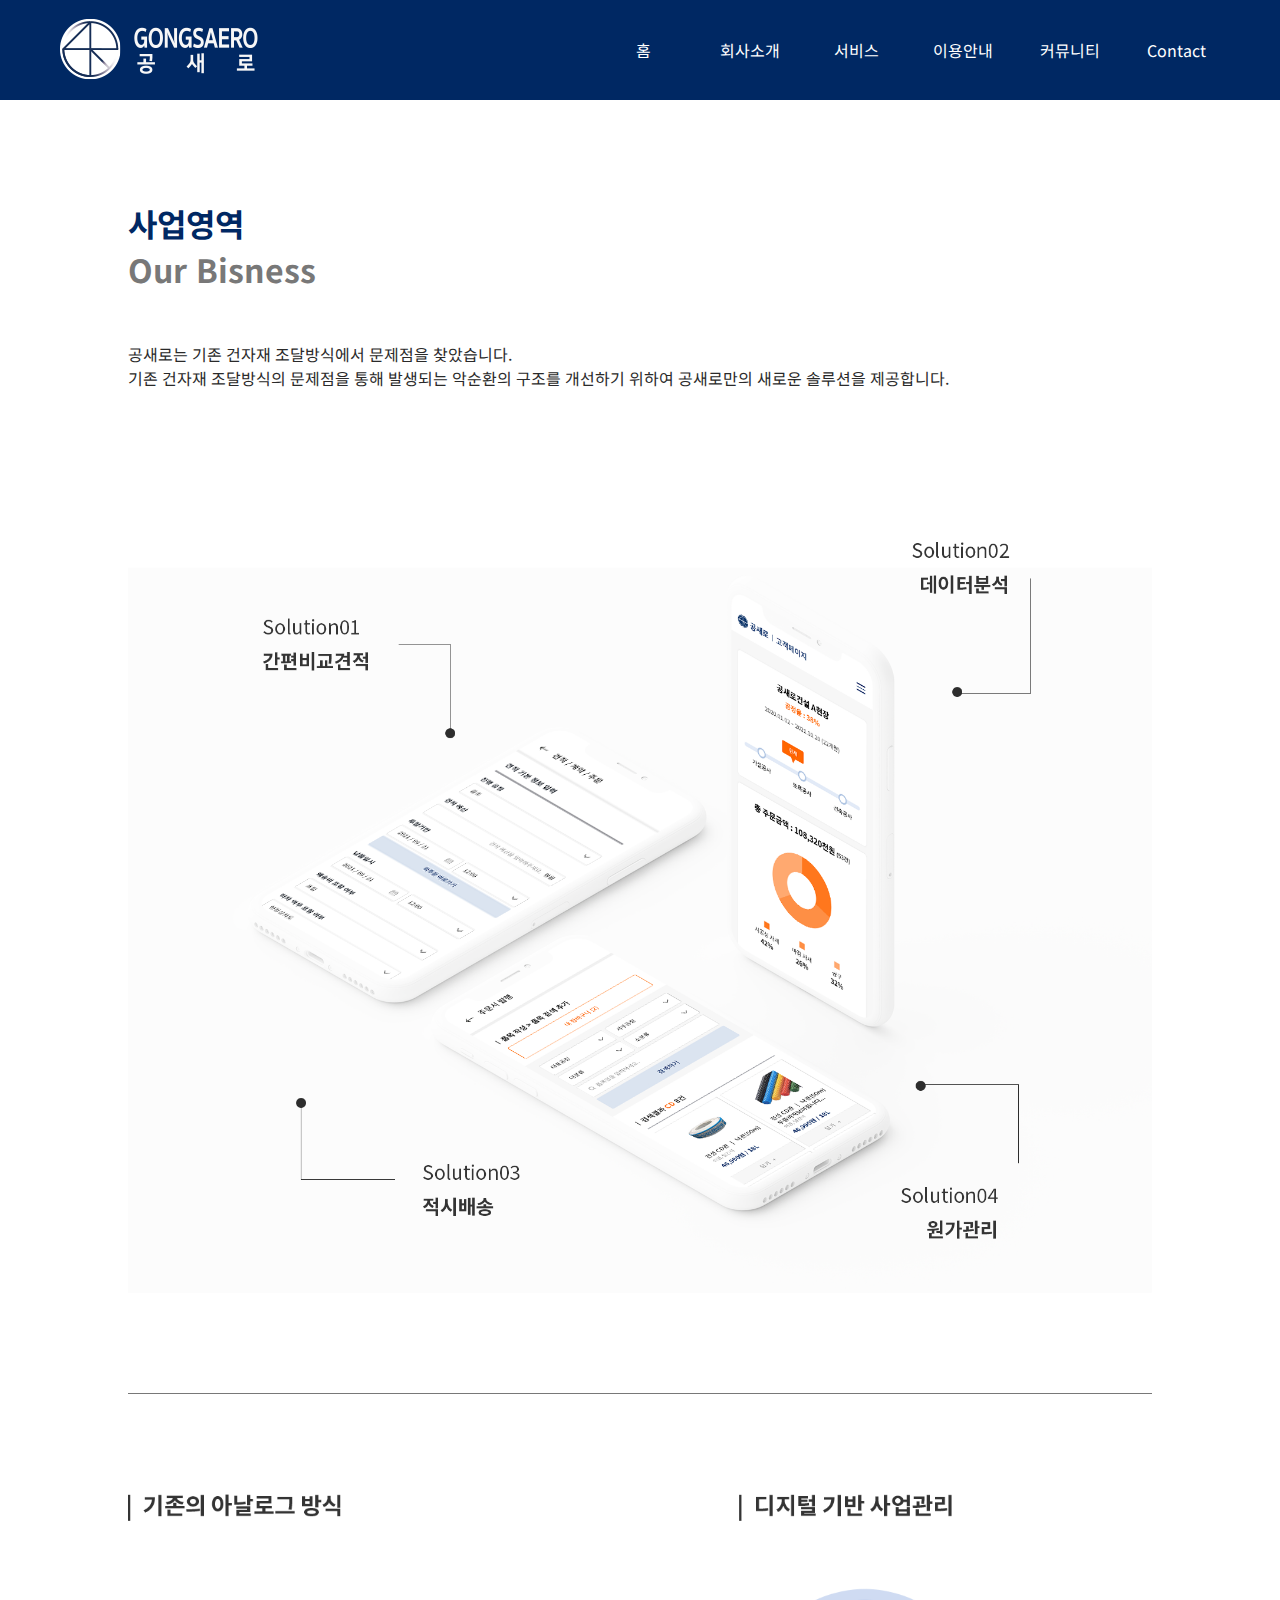
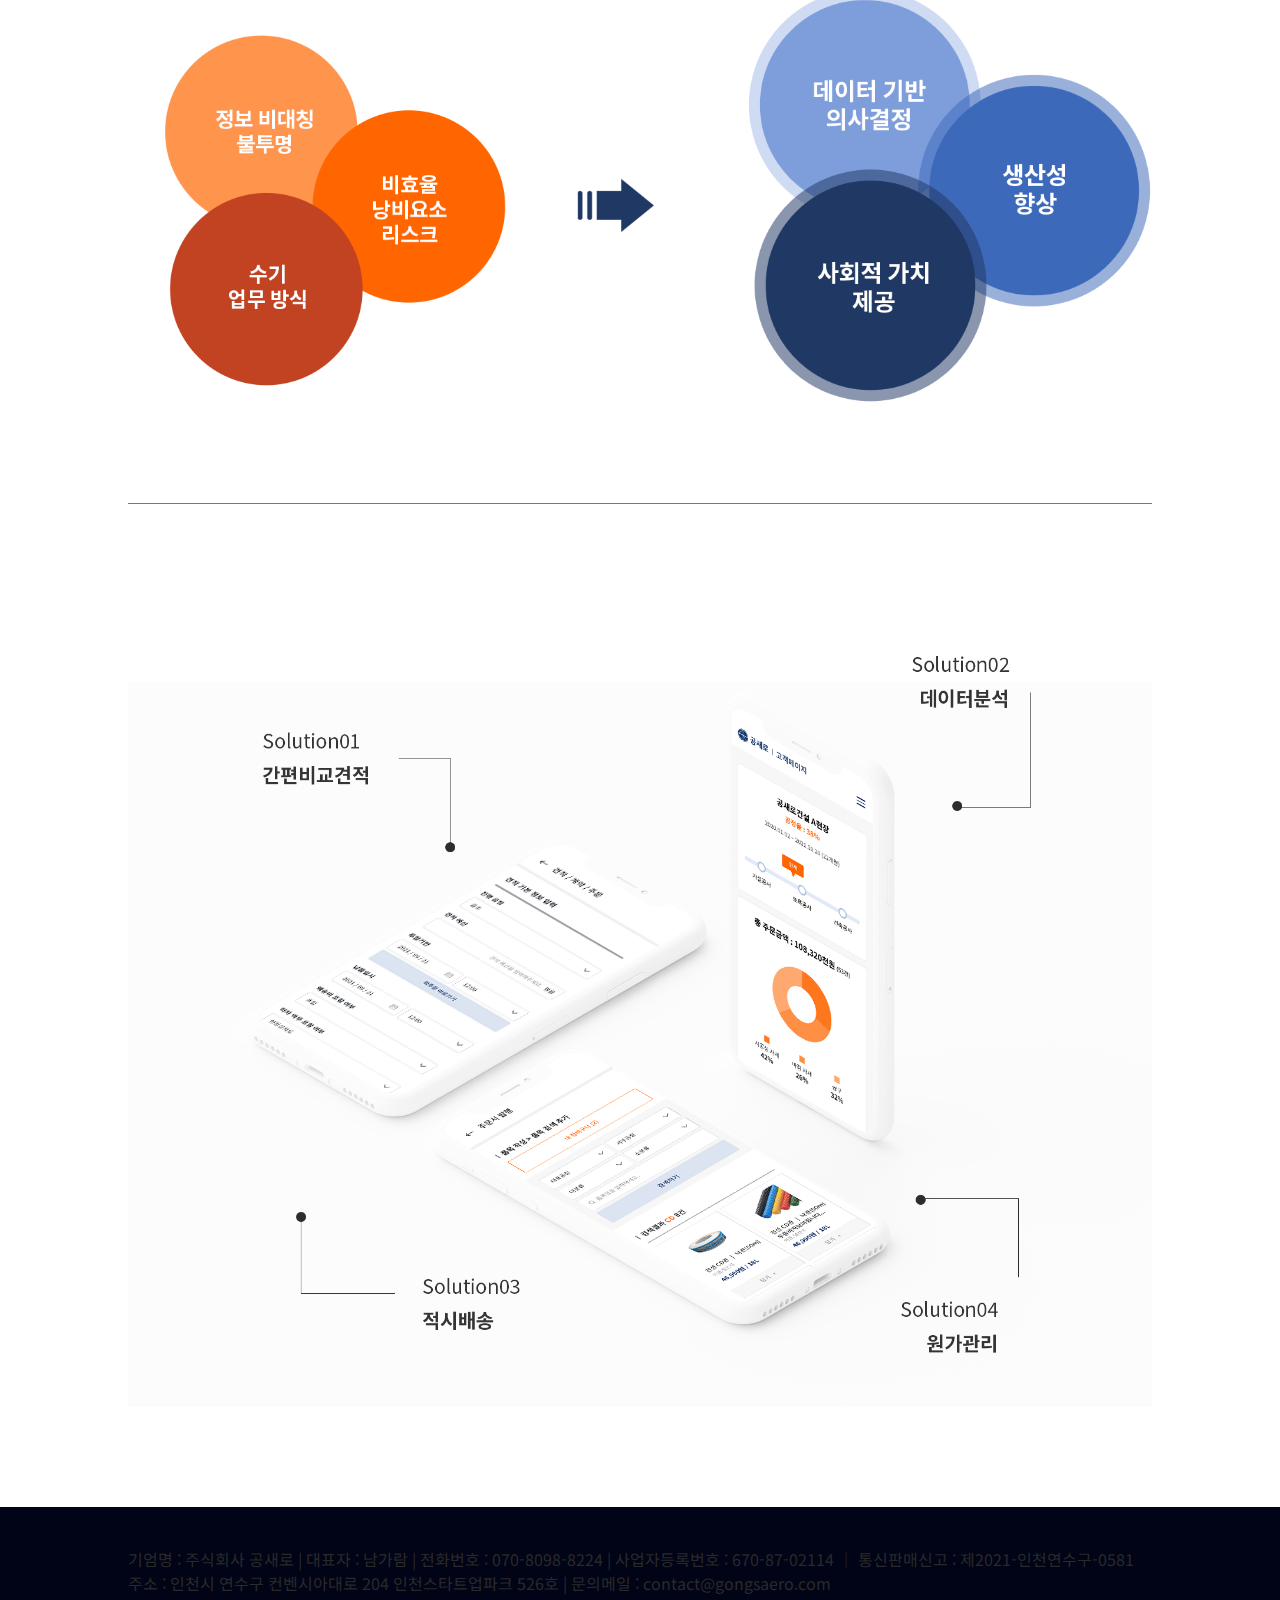
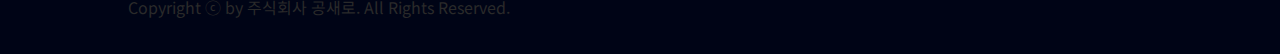
<file: company.html>
<!DOCTYPE html>
<html lang="ko">
<head>
    <meta charset="UTF-8">
    <meta http-equiv="X-UA-Compatible" content="IE=edge">
    <meta name="viewport" content="width=device-width, initial-scale=1.0">
    <title>공새로</title>
    <link href="css/sub.css" rel="stylesheet" type="text/css">
    <script src="js/jquery-3.6.0.min.js"></script>
</head>
<body>
    <!-- header -->
    <header id="header">
        <div class="header_inner">
            <h1><a href="index.html"><img src="img/top_logo.png" alt="GONGSAERO 공새로 로고"></a></h1>
            <nav class="gnb gnb_active">
                <ul>
                    <li><a href="index.html">홈</a></li>
                    <li class="gnb_select"><a href="#">회사소개</a>
                        <ul class="sub_menu">
                            <li><a href="company.html" class="sub_menu_select">사업영역</a></li>
                            <li><a href="#">연혁</a></li>
                            <li><a href="#">비전</a></li>
                            <li><a href="#">오시는길</a></li>
                        </ul>
                    </li>
                    <li><a href="#">서비스</a></li>
                    <li><a href="#">이용안내</a>
                        <ul class="sub_menu">
                            <li><a href="#">FAQ</a></li>
                            <li><a href="#">이용방법</a></li>
                            <li><a href="#">조달 프로세스</a></li>
                            <li><a href="#">데이터 활용 방법</a></li>
                        </ul>
                    </li>
                    <li><a href="#">커뮤니티</a>
                        <ul class="sub_menu">
                            <li><a href="#">공새로소식</a></li>
                            <li><a href="#">공지사항</a></li>
                            <li><a href="#">정보교류</a></li>
                            <li><a href="#">채용</a></li>
                        </ul>
                    </li>
                    <li><a href="#">Contact</a></li>
                </ul>
            </nav>
        </div>
    </header>
    <div class="mob_menu_btn"><img src="img/menu_btn.png" alt="메뉴 버튼"></div>
    <div class="mob_menu">
        <div class="mob_menu_wrap">
            <img src="img/close_btn.png" alt="메뉴 닫기" class="close_btn">
            <ul>
                <li><a href="#">홈</a></li>
                <li><a href="#">사업영역</a></li>
                <li><a href="#">연혁 및 현황</a></li>
                <li><a href="#">비전</a></li>
                <li><a href="#">오시는길</a></li>
                <li><a href="#">서비스</a></li>
                <li><a href="#">FAQ</a></li>
                <li><a href="#">이용방법</a></li>
                <li><a href="#">조달프로세스</a></li>
                <li><a href="#">데이터활용방법</a></li>
                <li><a href="#">공지사항</a></li>
                <li><a href="#">정보교류</a></li>
                <li><a href="#">채용</a></li>
                <li><a href="#">Contact</a></li>
            </ul>
        </div>
    </div>
    <!-- main_visual -->
    <section id="company">
        <h2>사업영역</h2>
        <h3>Our Bisness</h3>
        <p>공새로는 기존 건자재 조달방식에서 문제점을 찾았습니다. <br>
            기존 건자재 조달방식의 문제점을 통해 발생되는 악순환의 구조를 개선하기 위하여 공새로만의 새로운 솔루션을 제공합니다.</p>
        <div>
            <picture>
                <source srcset="/img/solution_pc.png" media="all and (min-width: 1080px)">
                <source srcset="/img/solution_mob.png" media="all and (min-width: 300px)"> 
                <img src="img/solution_pc.png" alt="">
            </picture>
        </div>
        <div>
            <img src="img/administration_pc.png" alt="">
        </div>
        <div>
            <img src="img/solution_pc.png" alt="">
        </div>
    </section>
    <!-- footer 다른페이지와 달라서 수정 필요! -->
    <footer id="footer">
        <div class="footer_wrap">
            <p>기엄명 : 주식회사 공새로  |  대표자 : 남가람  |  전화번호 : 070-8098-8224  |  사업자등록번호 :  670-87-02114 ｜ 통신판매신고 :  제2021-인천연수구-0581 
                주소 : 인천시 연수구 컨벤시아대로 204 인천스타트업파크 526호  |  문의메일 :  contact@gongsaero.com</p>
            <p class="copy">Copyright ⓒ by 주식회사 공새로. All Rights Reserved.</p>
        </div>
    </footer>
    <script>
        $(function(){
            $('.gnb>ul>li').mouseenter(function(){
                $(this).find('.sub_menu').stop().slideDown()
            })
            $('.gnb>ul>li').mouseleave(function(){
                $(this).find('.sub_menu').stop().slideUp()
            })
            $('.gnb>ul>li').focusin(function(){
                $(this).find('.sub_menu').stop().slideDown()
            })
            $('.gnb>ul>li').focusout(function(){
                $(this).find('.sub_menu').stop().slideUp()
            })
        })
    </script>
</body>
</html>
</file>
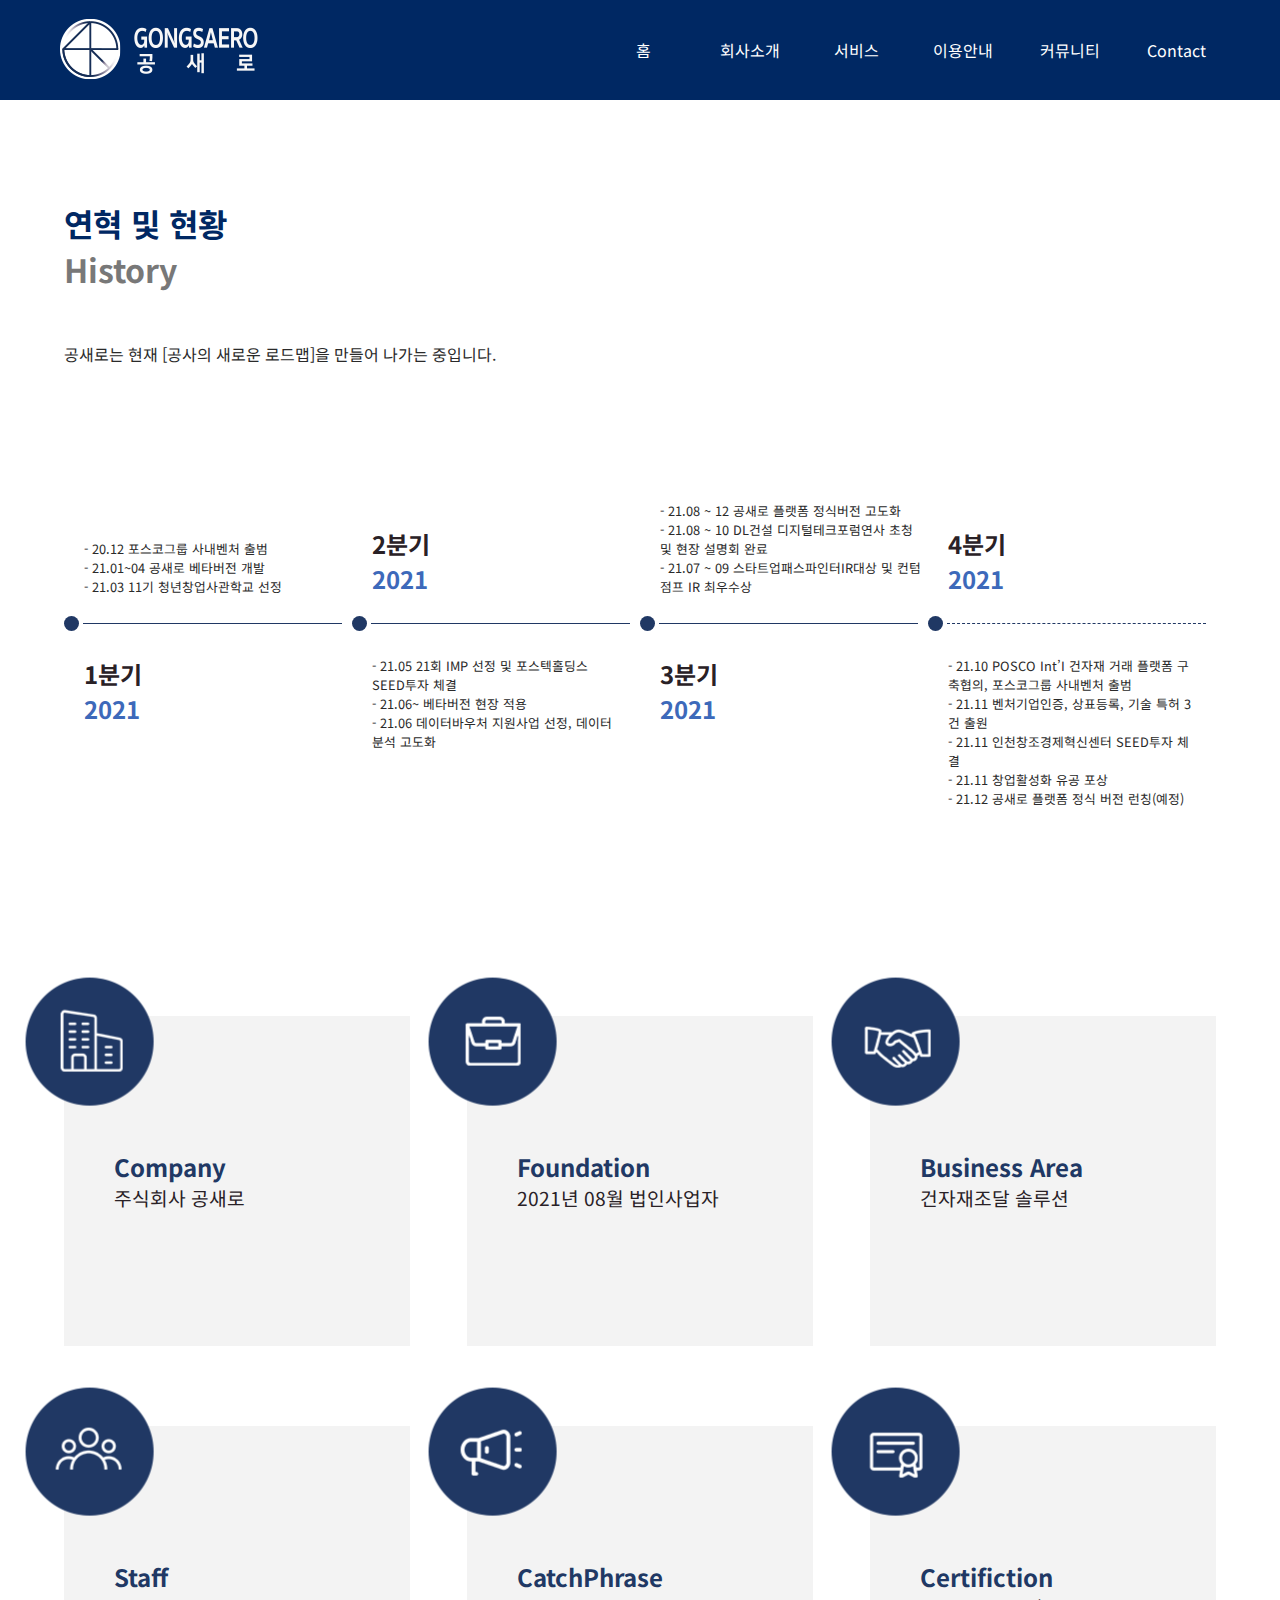
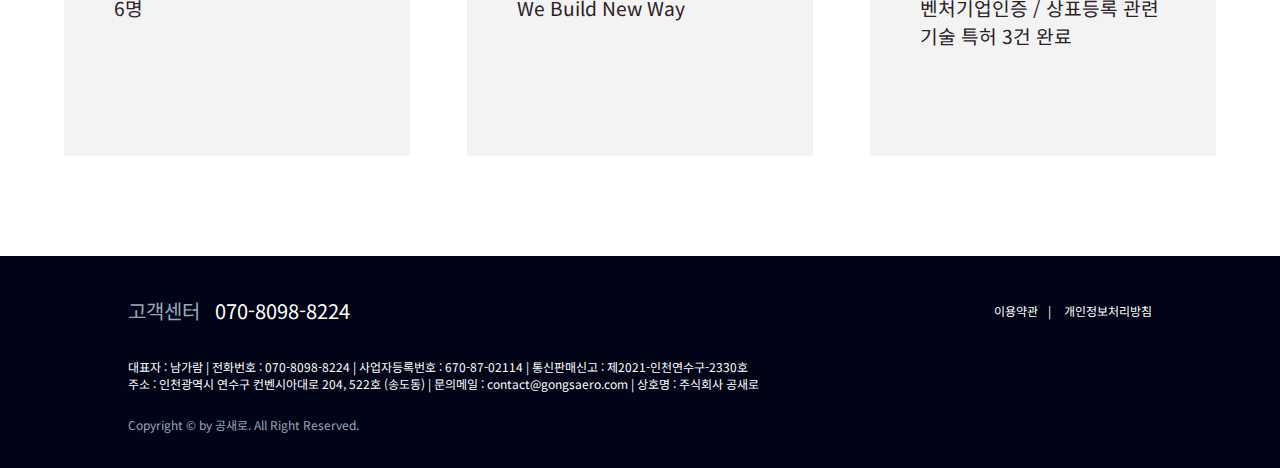
<file: history.html>
<!DOCTYPE html>
<html lang="ko">
<head>
    <meta charset="UTF-8">
    <meta http-equiv="X-UA-Compatible" content="IE=edge">
    <meta name="viewport" content="width=device-width, initial-scale=1.0">
    <title>공새로</title>
    <link href="css/sub.css" rel="stylesheet" type="text/css">
    <script src="js/jquery-3.6.0.min.js"></script>
</head>
<body>
    <!-- header -->
    <header id="header">
        <div class="header_inner">
            <h1><a href="index.html"><img src="img/top_logo.png" alt="GONGSAERO 공새로 로고"></a></h1>
            <nav class="gnb gnb_active">
                <ul>
                    <li><a href="index.html">홈</a></li>
                    <li class="gnb_select"><a href="#">회사소개</a>
                        <ul class="sub_menu">
                            <li><a href="company.html">사업영역</a></li>
                            <li><a href="history.html" class="sub_menu_select">연혁</a></li>
                            <li><a href="vision.html">비전</a></li>
                            <li><a href="way_to_come.html">오시는길</a></li>
                        </ul>
                    </li>
                    <li><a href="service.html">서비스</a></li>
                    <li><a href="#">이용안내</a>
                        <ul class="sub_menu">
                            <li><a href="faq.html">FAQ</a></li>
                            <li><a href="how_to_use.html">이용방법</a></li>
                            <li><a href="#">조달 프로세스</a></li>
                            <li><a href="#">데이터 활용 방법</a></li>
                        </ul>
                    </li>
                    <li><a href="#">커뮤니티</a>
                        <ul class="sub_menu">
                            <li><a href="#">공새로소식</a></li>
                            <li><a href="#">공지사항</a></li>
                            <li><a href="#">정보교류</a></li>
                            <li><a href="#">채용</a></li>
                        </ul>
                    </li>
                    <li><a href="#">Contact</a></li>
                </ul>
            </nav>
        </div>
    </header>
    <div class="mob_menu_btn menu_toggle"><img src="img/menu_btn.png" alt="메뉴 버튼"></div>
    <div class="mob_menu">
        <div class="mob_menu_wrap">
            <img src="img/close_btn.png" alt="메뉴 닫기" class="close_btn menu_toggle">
            <ul>
                <li><a href="index.html">홈</a></li>
                <li><a href="company.html">사업영역</a></li>
                <li><a href="history.html">연혁 및 현황</a></li>
                <li><a href="vision.html">비전</a></li>
                <li><a href="way_to_come.html">오시는길</a></li>
                <li><a href="service.html">서비스</a></li>
                <li><a href="faq.html">FAQ</a></li>
                <li><a href="how_to_use.html">이용방법</a></li>
                <li><a href="#">조달프로세스</a></li>
                <li><a href="#">데이터활용방법</a></li>
                <li><a href="#">공지사항</a></li>
                <li><a href="#">정보교류</a></li>
                <li><a href="#">채용</a></li>
                <li><a href="#">Contact</a></li>
            </ul>
        </div>
    </div>
    <!-- main_visual -->
    <section id="history">
        <h2>연혁 및 현황</h2>
        <h3>History</h3>
        <p>공새로는 현재 [공사의 새로운 로드맵]을 만들어 나가는 중입니다.</p>
        <div class="history_contents1">
            <div class="history_column1">
                <div>
                    <div class="history_contents1_inner">
                        - 20.12 포스코그룹 사내벤처 출범<br>
                        - 21.01~04 공새로 베타버전 개발<br>
                        - 21.03 11기 청년창업사관학교 선정
                    </div>  
                </div>
                <div>
                    <span class="history_circle"></span>
                    <span class="history_line"></span>
                </div>
                <div class="history_height_100">
                    <h4>1분기</h4>
                    <span>2021</span>
                </div>
            </div>
            <div>
                <div class="history_height_100">
                    <div class="history_contents1_inner">
                        <h4>2분기</h4>
                        <span>2021</span>
                    </div>
                </div>
                <div>
                    <span class="history_circle"></span>
                    <span class="history_line"></span>
                </div>
                <div>
                    - 21.05 21회 IMP 선정 및 포스텍홀딩스 SEED투자 체결<br>
                    - 21.06~ 베타버전 현장 적용<br>
                    - 21.06 데이터바우처 지원사업 선정, 데이터 분석 고도화  
                </div>
            </div>
            <div class="history_column1">
                <div>
                    <div class="history_contents1_inner">
                        - 21.08 ~ 12 공새로 플랫폼 정식버전 고도화<br>
                        - 21.08 ~ 10 DL건설 디지털테크포럼연사 초청 및 현장 설명회 완료<br>
                        - 21.07 ~ 09 스타트업패스파인터IR대상 및 컨텀점프 IR 최우수상
                    </div>
                </div>
                <div>
                    <span class="history_circle"></span>
                    <span class="history_line"></span>
                </div>
                <div class="history_height_100">
                    <h4>3분기</h4>
                    <span>2021</span>
                </div>
            </div>
            <div>
                <div class="history_height_100">
                    <div class="history_contents1_inner">
                        <h4>4분기</h4>
                        <span>2021</span>
                    </div>
                </div>
                <div>
                    <span class="history_circle"></span>
                    <span class="history_line history_dot_line"></span>
                </div>
                <div>
                    - 21.10 POSCO Int’I 건자재 거래 플랫폼 구축협의, 포스코그룹 사내벤처 출범<br>
                    - 21.11 벤처기업인증, 상표등록, 기술 특허 3건 출원<br>
                    - 21.11 인천창조경제혁신센터 SEED투자 체결<br>
                    - 21.11 창업활성화 유공 포상<br>
                    - 21.12 공새로 플랫폼 정식 버전 런칭(예정)  
                </div>
            </div>
        </div>
        <div class="history_contents2">
            <div>
                <img src="img/company_icon.png" alt="company">
                <h4>Company</h4>
                <span>주식회사 공새로</span>
            </div>
            <div>
                <img src="img/foundation_icon.png" alt="foundation">
                <h4>Foundation</h4>
                <span>2021년 08월 법인사업자</span>
            </div>
            <div>
                <img src="img/business_area_icon.png" alt="business_area">
                <h4>Business Area</h4>
                <span>건자재조달 솔루션</span>
            </div>
            <div>
                <img src="img/staff_icon.png" alt="staff">
                <h4>Staff</h4>
                <span>6명</span>
            </div>
            <div>
                <img src="img/catchphrase_icon.png" alt="catchphrase">
                <h4>CatchPhrase</h4>
                <span>We Build New Way</span>
            </div>
            <div>
                <img src="img/certifiction.png" alt="certifiction">
                <h4>Certifiction</h4>
                <span>벤처기업인증 / 상표등록 관련기술 특허 3건 완료</span>
            </div>
        </div>
    </section>
    <!-- footer -->
    <footer id="footer">
        <div class="footer_wrap">
            <div class="footer_top">
                <p><span>고객센터</span>070-8098-8224</p>
                <div class="top_link">
                    <a href="#">이용약관</a>
                    <a href="#">개인정보처리방침</a>
                </div>
            </div>
            <div class="footer_mid">
                <p>대표자 : 남가람 | 전화번호 : 070-8098-8224 | 사업자등록번호 : 670-87-02114 | 통신판매신고 : 제2021-인천연수구-2330호</p>
                <p>주소 : 인천광역시 연수구 컨벤시아대로 204, 522호 (송도동) | 문의메일 : contact@gongsaero.com | 상호명 : 주식회사 공새로</p>
            </div>
            <div class="footer_btm">
                <p>Copyright © by 공새로. All Right Reserved.</p>
            </div>
            <!-- <p>기엄명 : 주식회사 공새로  |  대표자 : 남가람  |  전화번호 : 070-8098-8224  |  사업자등록번호 :  670-87-02114 ｜ 통신판매신고 :  제2021-인천연수구-0581 
                주소 : 인천시 연수구 컨벤시아대로 204 인천스타트업파크 526호  |  문의메일 :  contact@gongsaero.com</p>
            <p class="copy">Copyright ⓒ by 주식회사 공새로. All Rights Reserved.</p> -->
        </div>
    </footer>
    <script>
        $(function(){

            //gnb slide
            $('.gnb>ul>li').mouseenter(function(){
                $(this).find('.sub_menu').stop().slideDown(200)
            })
            $('.gnb>ul>li').mouseleave(function(){
                $(this).find('.sub_menu').stop().slideUp(200)
            })
            $('.gnb>ul>li').focusin(function(){
                $(this).find('.sub_menu').stop().slideDown(200)
            })
            $('.gnb>ul>li').focusout(function(){
                $(this).find('.sub_menu').stop().slideUp(200)
            })

            // mobile menu
            let toggleNum = 0
            $('.menu_toggle').click(function(){
                toggleNum++
                if(toggleNum%2==1){
                    $('.mob_menu').css('display','block')
                }else{
                    $('.mob_menu').css('display','none')
                }
            })

            $(window).resize(function() {
                if($(window).width() < 1080) {
                    $('#company>div>img').eq(0).attr('src','img/structure_mob.png')
                    $('#company>div>img').eq(1).attr('src','img/administration_mob.png')
                    $('#company>div>img').eq(2).attr('src','img/solution_mob.png')
                }else{
                    $('#company>div>img').eq(0).attr('src','img/structure_pc.png')
                    $('#company>div>img').eq(1).attr('src','img/administration_pc.png')
                    $('#company>div>img').eq(2).attr('src','img/solution_pc.png')
                }

            })
        })
    </script>
</body>
</html>
</file>
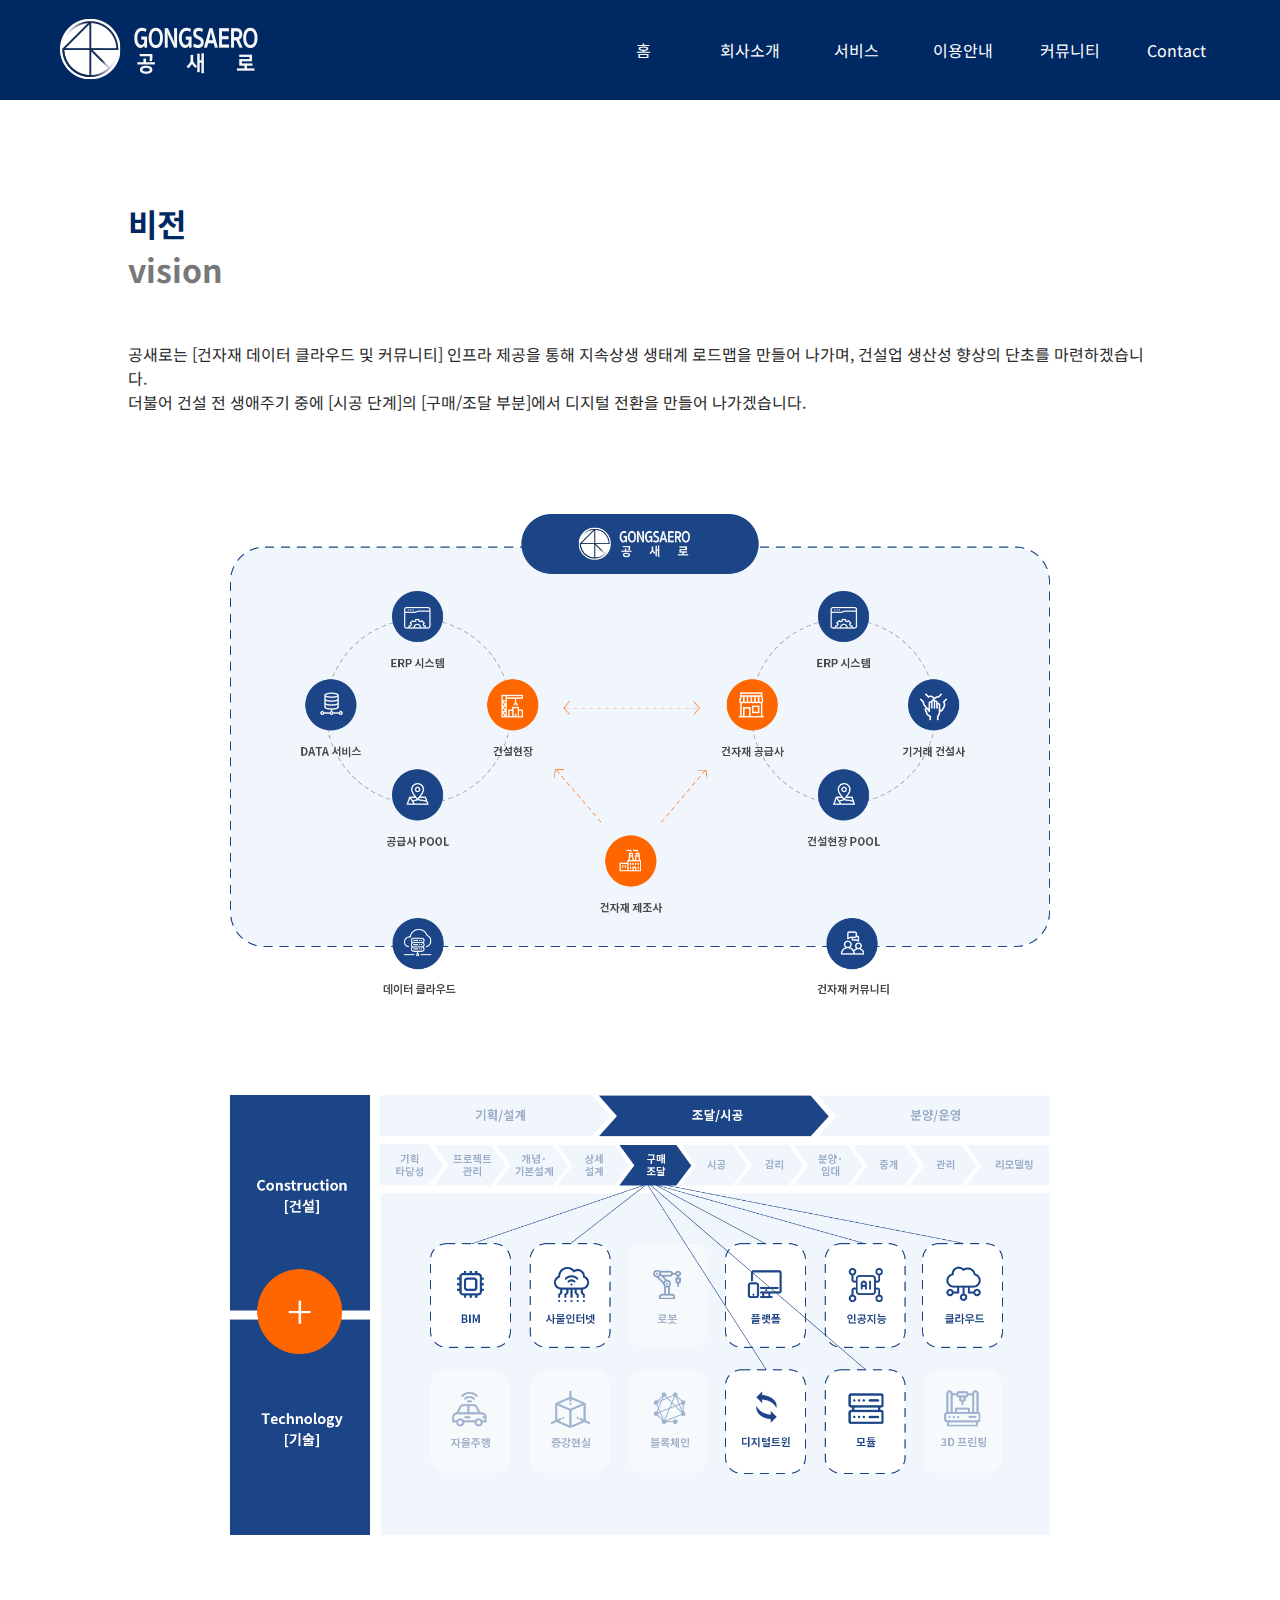
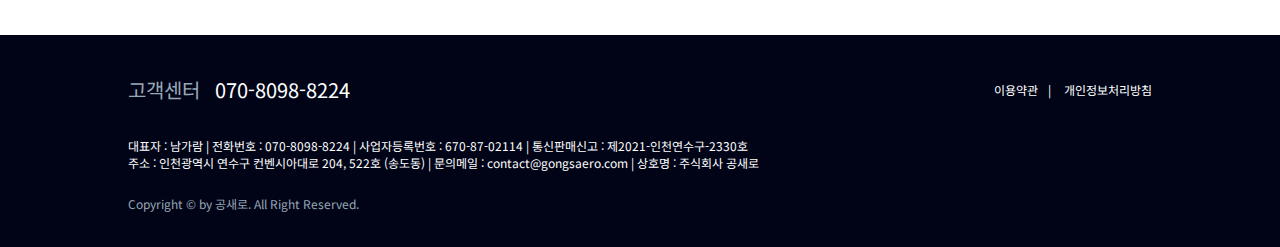
<file: vision.html>
<!DOCTYPE html>
<html lang="ko">
<head>
    <meta charset="UTF-8">
    <meta http-equiv="X-UA-Compatible" content="IE=edge">
    <meta name="viewport" content="width=device-width, initial-scale=1.0">
    <title>공새로</title>
    <link href="css/sub.css" rel="stylesheet" type="text/css">
    <script src="js/jquery-3.6.0.min.js"></script>
</head>
<body>
    <!-- header -->
    <header id="header">
        <div class="header_inner">
            <h1><a href="index.html"><img src="img/top_logo.png" alt="GONGSAERO 공새로 로고"></a></h1>
            <nav class="gnb gnb_active">
                <ul>
                    <li><a href="index.html">홈</a></li>
                    <li class="gnb_select"><a href="#">회사소개</a>
                        <ul class="sub_menu">
                            <li><a href="company.html">사업영역</a></li>
                            <li><a href="history.html">연혁</a></li>
                            <li><a href="vision.html" class="sub_menu_select">비전</a></li>
                            <li><a href="way_to_come.html">오시는길</a></li>
                        </ul>
                    </li>
                    <li><a href="service.html">서비스</a></li>
                    <li><a href="#">이용안내</a>
                        <ul class="sub_menu">
                            <li><a href="faq.html">FAQ</a></li>
                            <li><a href="how_to_use.html">이용방법</a></li>
                            <li><a href="#">조달 프로세스</a></li>
                            <li><a href="#">데이터 활용 방법</a></li>
                        </ul>
                    </li>
                    <li><a href="#">커뮤니티</a>
                        <ul class="sub_menu">
                            <li><a href="#">공새로소식</a></li>
                            <li><a href="#">공지사항</a></li>
                            <li><a href="#">정보교류</a></li>
                            <li><a href="#">채용</a></li>
                        </ul>
                    </li>
                    <li><a href="#">Contact</a></li>
                </ul>
            </nav>
        </div>
    </header>
    <div class="mob_menu_btn menu_toggle"><img src="img/menu_btn.png" alt="메뉴 버튼"></div>
    <div class="mob_menu">
        <div class="mob_menu_wrap">
            <img src="img/close_btn.png" alt="메뉴 닫기" class="close_btn menu_toggle">
            <ul>
                <li><a href="index.html">홈</a></li>
                <li><a href="company.html">사업영역</a></li>
                <li><a href="history.html">연혁 및 현황</a></li>
                <li><a href="vision.html">비전</a></li>
                <li><a href="way_to_come.html">오시는길</a></li>
                <li><a href="service.html">서비스</a></li>
                <li><a href="faq.html">FAQ</a></li>
                <li><a href="how_to_use.html">이용방법</a></li>
                <li><a href="#">조달프로세스</a></li>
                <li><a href="#">데이터활용방법</a></li>
                <li><a href="#">공지사항</a></li>
                <li><a href="#">정보교류</a></li>
                <li><a href="#">채용</a></li>
                <li><a href="#">Contact</a></li>
            </ul>
        </div>
    </div>
    <!-- main_visual -->
    <section id="vision">
        <h2>비전</h2>
        <h3>vision</h3>
        <p>공새로는 [건자재 데이터 클라우드 및 커뮤니티] 인프라 제공을 통해 지속상생 생태계 로드맵을 만들어 나가며,
            건설업 생산성 향상의 단초를 마련하겠습니다.<br>
            더불어 건설 전 생애주기 중에 [시공 단계]의 [구매/조달 부분]에서 디지털 전환을 만들어 나가겠습니다.</p>
        <img src="img/vision_img1_pc.png" alt="">
        <img src="img/vision_img2_pc.png" alt="">
    </section>
    <!-- footer -->
    <footer id="footer">
        <div class="footer_wrap">
            <div class="footer_top">
                <p><span>고객센터</span>070-8098-8224</p>
                <div class="top_link">
                    <a href="#">이용약관</a>
                    <a href="#">개인정보처리방침</a>
                </div>
            </div>
            <div class="footer_mid">
                <p>대표자 : 남가람 | 전화번호 : 070-8098-8224 | 사업자등록번호 : 670-87-02114 | 통신판매신고 : 제2021-인천연수구-2330호</p>
                <p>주소 : 인천광역시 연수구 컨벤시아대로 204, 522호 (송도동) | 문의메일 : contact@gongsaero.com | 상호명 : 주식회사 공새로</p>
            </div>
            <div class="footer_btm">
                <p>Copyright © by 공새로. All Right Reserved.</p>
            </div>
            <!-- <p>기엄명 : 주식회사 공새로  |  대표자 : 남가람  |  전화번호 : 070-8098-8224  |  사업자등록번호 :  670-87-02114 ｜ 통신판매신고 :  제2021-인천연수구-0581 
                주소 : 인천시 연수구 컨벤시아대로 204 인천스타트업파크 526호  |  문의메일 :  contact@gongsaero.com</p>
            <p class="copy">Copyright ⓒ by 주식회사 공새로. All Rights Reserved.</p> -->
        </div>
    </footer>
    <script>
        $(function(){

            //gnb slide
            $('.gnb>ul>li').mouseenter(function(){
                $(this).find('.sub_menu').stop().slideDown(200)
            })
            $('.gnb>ul>li').mouseleave(function(){
                $(this).find('.sub_menu').stop().slideUp(200)
            })
            $('.gnb>ul>li').focusin(function(){
                $(this).find('.sub_menu').stop().slideDown(200)
            })
            $('.gnb>ul>li').focusout(function(){
                $(this).find('.sub_menu').stop().slideUp(200)
            })

            // mobile menu
            let toggleNum = 0
            $('.menu_toggle').click(function(){
                toggleNum++
                if(toggleNum%2==1){
                    $('.mob_menu').css('display','block')
                }else{
                    $('.mob_menu').css('display','none')
                }
            })

            $(window).resize(function() {
                if($(window).width() < 1080) {
                    $('#vision>img').eq(0).attr('src','img/vision_img1_mob.png')
                    $('#vision>img').eq(1).attr('src','img/vision_img2_mob.png')
                }else{
                    $('#vision>img').eq(0).attr('src','img/vision_img1_pc.png')
                    $('#vision>img').eq(1).attr('src','img/vision_img2_pc.png')
                }

            })
        })
    </script>
</body>
</html>
</file>
<file: css/sub.css>
@import url('https://fonts.googleapis.com/css2?family=Noto+Sans+KR:wght@300;400;500&display=swap');

*{padding: 0; margin: 0;}
li{list-style: none;}
a{text-decoration: none;}

header,section,nav,div,ul,ol,h1,h2,h3,h4,h5,h6,footer,p,a{font-family: 'Noto Sans KR', sans-serif; color: #2a2a2a;}


/* sub_header */
#header{position: relative; z-index: 200;}
#header .header_inner{position: relative; height: 100px; background-color: #002863;}
#header .header_inner h1{position: relative; top: 18px; left: 60px; width: 20%;}
#header .gnb>ul{display: flex; position: absolute; width: 35%; height: 100px; top: 0; right: 80px;}
#header .gnb>ul>li{width: 16.66%; min-width: 80px; position: relative;}
#header .gnb>ul>li>a{display: block; color: #fff; line-height: 100px; text-align: center;}
#header .gnb>ul>li>a::after{
    content: '';
    width: 0%;
    height: 3px;
    position: absolute;
    background: #fff;
    bottom: 0;
    left: 50%;
    transform: translateX(-50%);
    transition: all 0.5s;
}
#header .gnb>ul>li>a:hover::after,#header .header_active .gnb>ul>li>a:focus::after{width: 80%;}
#header .gnb .sub_menu{position: relative; text-align: center; display: none; background-color: #002863; padding: 20px; width: 120%; left: 50%; transform: translateX(-50%);}
#header .gnb .sub_menu>li>a{color: #fff; line-height: 2rem;}
#header .gnb .sub_menu>li .sub_menu_select{color: #ff6600;}
#header .gnb .sub_menu a:hover{color: #ff6701;}
/* sub_header */


/* mob_menu */
.mob_menu_btn{z-index: 200; position: absolute; top: 38px; right: 30px; cursor: pointer; display: none; width: 30px;}
.mob_menu_btn img{width: 100%;}
.mob_menu{position: fixed; top: 0; left: 0; background-color: rgba(0, 0, 0, 0.5); width: 100%; height: 100%; z-index: 300; display: none;}
.mob_menu_wrap{position: relative; top:0; left: 45%; width: 55%; height: 100%; background-color: #002863;}
.mob_menu_wrap .close_btn{position: absolute; top: 15px; right: 15px; width: 20px;}
.mob_menu_wrap .close_btn img{width: 100%;}
.mob_menu_wrap ul{position: relative; top: 50px;}
.mob_menu_wrap ul>li{position: relative; width: 70%; margin: 0 auto; height: 40px; border-bottom: 1px solid rgba(255,255,255,0.2);}
.mob_menu_wrap ul>li>a{display: block; color: #fff; font-size: 0.8rem; line-height: 40px;}
/* mob_menu */


/* footer */
#footer{position: relative; background-color: #000416;}
#footer .footer_wrap{display: flex; flex-direction: column; width: 80%; margin: 0 auto; padding: 40px 0 35px 0;}
#footer .footer_wrap .footer_top{position: relative; display: flex;}
#footer .footer_wrap .footer_top p{font-size: 20px; color: #fff;}
#footer .footer_wrap .footer_top p span{color: #98a7b8; margin-right: 15px;}
#footer .footer_wrap .footer_top .top_link{font-size: 12px; position: absolute; right: 0;}
#footer .footer_wrap .footer_top .top_link a{display: inline-block; color: #fff; line-height: 29px;}
#footer .footer_wrap .footer_top .top_link a:first-child::after{content: "|"; margin: 0 10px;}
#footer .footer_wrap .footer_mid{margin: 33px 0 24px 0;}
#footer .footer_wrap .footer_mid p{color: #fff; font-size: 12px;}
#footer .footer_wrap .footer_btm p{color: #98a7b8; font-size: 12px;}
/* footer */


/* common */
h2{color: #002863; font-size: 2rem; margin-top: 100px;}
h3{color: #787878; font-size: 2rem;}
p{margin-top: 50px;}
#footer p{margin: 0;}
/* common */


/* company */
#company{position: relative; width: 80%; margin: 0 auto;}
#company div{border-bottom: 1px solid #787878;}
#company>div:last-child{border-bottom: none;}
#company div img{width: 100%; padding: 100px 0; display: block;}
/* company */


/* history */
#history{position: relative; width: 80%; margin: 0 auto; padding-bottom: 100px;}
/* history 컨텐츠1 */
#history .history_contents1{position: relative; margin-top: 50px; display: flex;}
#history .history_contents1 h4{color: #292126; font-size: 1.5rem;}
#history .history_contents1 span{color: #3d69ba; font-size: 1.5rem; font-weight: bold;}
#history .history_contents1>div{width: 25%;}
#history .history_contents1>div>div{position: relative; height: 200px; padding: 20px; box-sizing: border-box;}
#history .history_contents1 .history_contents1_inner{position: absolute; bottom: 20px;}
#history .history_contents1>div>div:nth-child(2){height: 20px; padding: 0;}
#history .history_contents1 .history_circle{position: relative; width: 15px; height: 15px; background-color: #203864; display: inline-block; border-radius: 8px; }
#history .history_contents1 .history_line{position: relative; width: 90%; height: 1px; background-color: #203864; display: inline-block; transform: translateY(-7px);}
#history .history_contents1 .history_dot_line{height: 0; border-bottom: 1px dashed #203864; background-color: #fff;}
/* history 컨텐츠2 */
#history .history_contents2{position: relative; display: flex; flex-wrap: wrap; margin-top: 100px; justify-content: space-between;}
#history .history_contents2>div{width: 30%; height: 330px; background-color: #f3f3f3; margin-top: 80px;}
#history .history_contents2>div img{position: relative; transform: translate(-30%,-30%);}
#history .history_contents2>div h4{color: #203864; font-size: 1.5rem; margin-left: 50px;}
#history .history_contents2>div span{color: #292126; font-size: 1.2rem; padding: 0 50px; display: inline-block;}
/* history */


/* vision*/
#vision{position: relative; width: 80%; margin: 0 auto;}
#vision img{position: relative; width: 80%; display: block; margin: 100px auto;}
/* vision*/


/* way_to_come*/
#way_to_come{position: relative; width: 80%; margin: 0 auto; display: flex; flex-wrap: wrap;}
#way_to_come h4{color: #3876d1; font-weight: 300; margin-top: 100px;}
#way_to_come .way_to_come_1{width: 50%;}
#way_to_come .way_to_come_2{width: 50%;}
#way_to_come .way_to_come_2 img{width: 100%; display: block; margin-top: 100px;}
#way_to_come .way_to_come_3{width: 100%; margin-top: 50px; margin-bottom: 100px;}
/* way_to_come*/


/* service */
#service{position: relative; width: 80%; margin: 0 auto;}
#service p{margin-top: 0;}
#service i{color: #1745f4;}
#service .service_container{margin: 100px 0;}
#service .service_container>div{display: flex; margin-bottom: 50px; justify-content: space-between;}
#service .service_container .service_container_img{width: 25%;}
#service .service_container .service_container_img img{width: 100%; display: block;}
#service .service_container .service_container_text{width: 74%; border: 1px solid #c3cad5; padding: 5rem; box-sizing: border-box;}
#service .service_container .service_container_text h4{font-size: 1.6rem;}
#service .service_container .service_container_text>p{margin: 30px 0 100px 0;}
#service .service_container .service_container_text>div p{display: inline-block; width: 49%; margin-bottom: 10px;}
#service .service_container2, .service_container4{display: flex; flex-direction: row-reverse;}
#service .service_container1 .service_container_img{background-image: url(../img/service_mockup1.jpg); background-repeat: no-repeat; background-position: center; background-size: cover;}
#service .service_container2 .service_container_img{background-image: url(../img/service_mockup2.jpg); background-repeat: no-repeat; background-position: center; background-size: cover;}
#service .service_container3 .service_container_img{background-image: url(../img/service_mockup3.jpg); background-repeat: no-repeat; background-position: center; background-size: cover;}
#service .service_container4 .service_container_img{background-image: url(../img/service_mockup4.jpg); background-repeat: no-repeat; background-position: center; background-size: cover;}
/* service */


/* faq */
#faq{position: relative; width: 80%; margin: 0 auto;}
#faq .faq_wrap{position: relative; margin: 100px auto;}
#faq .faq_wrap ul>li{border-left: 1px solid #c3cad5;}
#faq .faq_wrap ul>li.faq_select{border-left: 3px solid #002863;}
#faq .faq_wrap ul>li>h4{position: relative; height: 100px; cursor: pointer; line-height: 100px;}
#faq .faq_wrap ul>li>h4::selection{background-color: rgba(0, 0, 0, 0);}
#faq .faq_wrap ul>li>h4 span{margin: 0 5rem 0 3rem;}
#faq .faq_wrap ul>li>h4 span.faq_toggle{position: absolute; right: 0; color: #c3cad5; margin: 0;}
#faq .faq_wrap ul>li .answer{display: none; margin-left: 9rem;}
#faq .faq_wrap ul>li .answer>img{display:block; width: 50%; margin: 50px auto;}
#faq .faq_wrap ul>li.faq_select>h4{color: #002863;}
/* faq */


/* how to use */
#use{position: relative; width: 80%; margin: 0 auto;}
#use h3{text-align: right; font-size: 1rem; font-weight: 300;}
#use>div{padding-bottom: 100px; position: relative;}
#use>div:first-child{border-bottom: 1px solid #ddd;}
#use .use_container{display: flex;}
/* slider css */
#use .slider_mob{position: relative; display: none; width: 80%; margin: 0 auto;}
#use .slider_mob p{text-align: center; margin-bottom: 30px;}
#use .slider_mob img{margin: 0 auto;}
#use .slider_btn{position: absolute; top: 50%; color: #ff6600; font-size: 2rem; cursor: pointer;}
#use .prev{left: 0;}
#use .next{right: 0;}
#use .use_container li{width: 25%;}
#use .use_num{width: 80px; height: 80px; border-radius: 40px; background-color: #002863; color: #fff; text-align: center; line-height: 80px; margin: 50px auto; font-size: 1.5rem;}
#use .use_container li img{margin: 0 auto; width: 100%;}
#use .use_container p{text-align: center; font-size: 1rem; padding: 0 20px; height: 100px;}
#use .use_container p span{font-size: 0.9rem; color: #787878;}
/* how to use */



@media screen and (min-width:1080px) and (max-width:1500px){
    #header .gnb>ul{width: 50%; right: 50px;}

    #history{width: 90%;}
    #history .history_contents1{font-size: 0.8rem;}

    #service{width: 96%;}
    #service .service_container .service_container_text{padding: 3rem;}
    #service .service_container .service_container_text>div p{font-size: 0.9rem;}

    #use{position: relative; width: 96%; margin: 0 auto;}
}

@media screen and (min-width:481px) and (max-width:1080px){
    #header .gnb{display: none;}
    .mob_menu_btn{display: block;}

    #footer .footer_wrap{width: 100%; padding:50px 0; box-sizing: border-box;}
    #footer .footer_wrap .footer_top{flex-direction: column-reverse;}
    #footer .footer_wrap .footer_top p{margin: 20px;}
    #footer .footer_wrap .footer_top span{display: block;}
    #footer .footer_wrap .footer_top .top_link{position: absolute; top:0; left: 0; width: 100%;}
    #footer .footer_wrap .footer_top .top_link a{text-align: center; font-size: 0.7rem; transform: translateY(-150%); width: 48%;}
    #footer .footer_wrap .footer_top .top_link a:first-child::after{content: "|"; margin: 0; position: absolute; right: 0;}
    #footer .footer_wrap .footer_mid{margin: 20px;}
    #footer .footer_wrap .footer_mid p{font-size: 0.7rem;}
    #footer .footer_wrap .footer_btm p{color: #98a7b8; font-size: 12px; margin: 20px;}

    #company>div{position: relative; width: 80%; margin: 0 auto;}
    #company>div>img{width: 100%;}

    #history{width: 80%;}
    #history .history_contents1{flex-direction: column;}
    #history .history_contents1>div{width: 100%;}
    #history .history_contents1 .history_column1{position: relative; display: flex; flex-direction: column-reverse;}
    #history .history_contents1 .history_height_100{height: 100px;}
    #history .history_contents1 .history_contents1_inner{position: relative; bottom: 0; height: 100px;}
    #history .history_contents2>div{width: 45%;}
    #history .history_contents2>div span{font-size: 1rem;}

    #way_to_come{flex-direction: column;}
    #way_to_come .way_to_come_1{width: 100%;}
    #way_to_come .way_to_come_2{width: 100%;}

    #service .service_container>div{flex-direction: column;}
    #service .service_container .service_container_img{width: 100%; height: 400px;}
    #service .service_container .service_container_text{width: 100%; border: 1px solid #c3cad5; padding: 2rem;}
    #service .service_container .service_container_text>p{margin: 30px 0 50px 0;}
    #service .service_container .service_container_text>div p{display: block; width: 100%; margin-bottom: 10px;}

    #faq{width: 90%;}
    #faq .faq_wrap ul>li>h4{font-size: 0.8rem;}
    #faq .faq_wrap ul>li .answer{font-size: 0.8rem;}
    #faq .faq_wrap ul>li .answer>img{width: 80%;}

    #use .use_container{display: none;}
    #use .slider_mob{display: block;}
}

@media screen and (max-width:700px){
    #faq .faq_wrap ul>li:nth-child(3){height: 150px; position: relative;}
    #faq .faq_wrap ul>li:nth-child(3)>h4{position: absolute; line-height: normal;}

    #use h3{text-align: left; margin-top: 30px;}
}

@media screen and (max-width:480px){
    #header .gnb{display: none;}
    .mob_menu_btn{display: block;}
    #header .header_inner h1{top: 30px; left: 30px; width: 30%;}
    #header .header_inner h1 img{width: 100%;}

    #footer .footer_wrap{width: 100%; padding:50px 0; box-sizing: border-box;}
    #footer .footer_wrap .footer_top{flex-direction: column-reverse;}
    #footer .footer_wrap .footer_top p{margin: 20px;}
    #footer .footer_wrap .footer_top span{display: block;}
    #footer .footer_wrap .footer_top .top_link{position: absolute; top:0; left: 0; width: 100%;}
    #footer .footer_wrap .footer_top .top_link a{text-align: center; font-size: 0.7rem; transform: translateY(-150%); width: 48%;}
    #footer .footer_wrap .footer_top .top_link a:first-child::after{content: "|"; margin: 0; position: absolute; right: 0;}
    #footer .footer_wrap .footer_mid{margin: 20px;}
    #footer .footer_wrap .footer_mid p{font-size: 0.7rem;}
    #footer .footer_wrap .footer_btm p{color: #98a7b8; font-size: 12px; margin: 20px;}

    #history{width: 80%;}
    #history .history_contents1{flex-direction: column;}
    #history .history_contents1>div{width: 100%; font-size: 0.9rem;}
    #history .history_contents1 .history_column1{position: relative; display: flex; flex-direction: column-reverse;}
    #history .history_contents1 .history_height_100{height: 100px;}
    #history .history_contents1 .history_contents1_inner{position: relative; bottom: 0; height: 100px;}
    #history .history_contents2>div{width: 80%; margin: 50px auto; height: 230px;}
    #history .history_contents2>div img{width: 40%;}
    #history .history_contents2>div h4{font-size: 1.2rem; margin-left: 30px; position: relative; top:-20px}
    #history .history_contents2>div span{font-size: 1rem; padding: 0 30px; position: relative; top: -15px;}

    #vision>p{font-size: 0.9rem;}
    #vision img{position: relative; width: 100%; display: block; margin: 100px auto;}

    #way_to_come{flex-direction: column;}
    #way_to_come .way_to_come_1{width: 100%;}
    #way_to_come .way_to_come_2{width: 100%;}

    #service{width: 90%;}
    #service .service_container>div{flex-direction: column;}
    #service .service_container .service_container_img{width: 100%; height: 300px;}
    #service .service_container .service_container_text{width: 100%; border: 1px solid #c3cad5; padding: 1.5rem;}
    #service .service_container .service_container_text>p{margin: 30px 0 50px 0; font-size: 0.9rem;}
    #service .service_container .service_container_text>div p{display: block; width: 100%; margin-bottom: 10px; font-size: 0.8rem;}

    #faq{width: 90%;}
    #faq .faq_wrap ul>li>h4{font-size: 0.8rem;}
    #faq .faq_wrap ul>li>h4 span{margin: 0 10px;}
    #faq .faq_wrap ul>li .answer{font-size: 0.8rem; margin-left: 20px;}
    #faq .faq_wrap ul>li .answer>img{width: 80%; margin: 20px auto;}

    #use{width: 90%;}
    #use .slider_mob img{width: 80%;}
    #use h3{font-size: 0.8rem;}
    #use .use_num{width: 40px; height: 40px; border-radius: 20px; text-align: center; line-height: 40px; font-size: 1rem;}
    #use .slider_btn{top: 60%; font-size: 1.5rem;}
}
</file>
